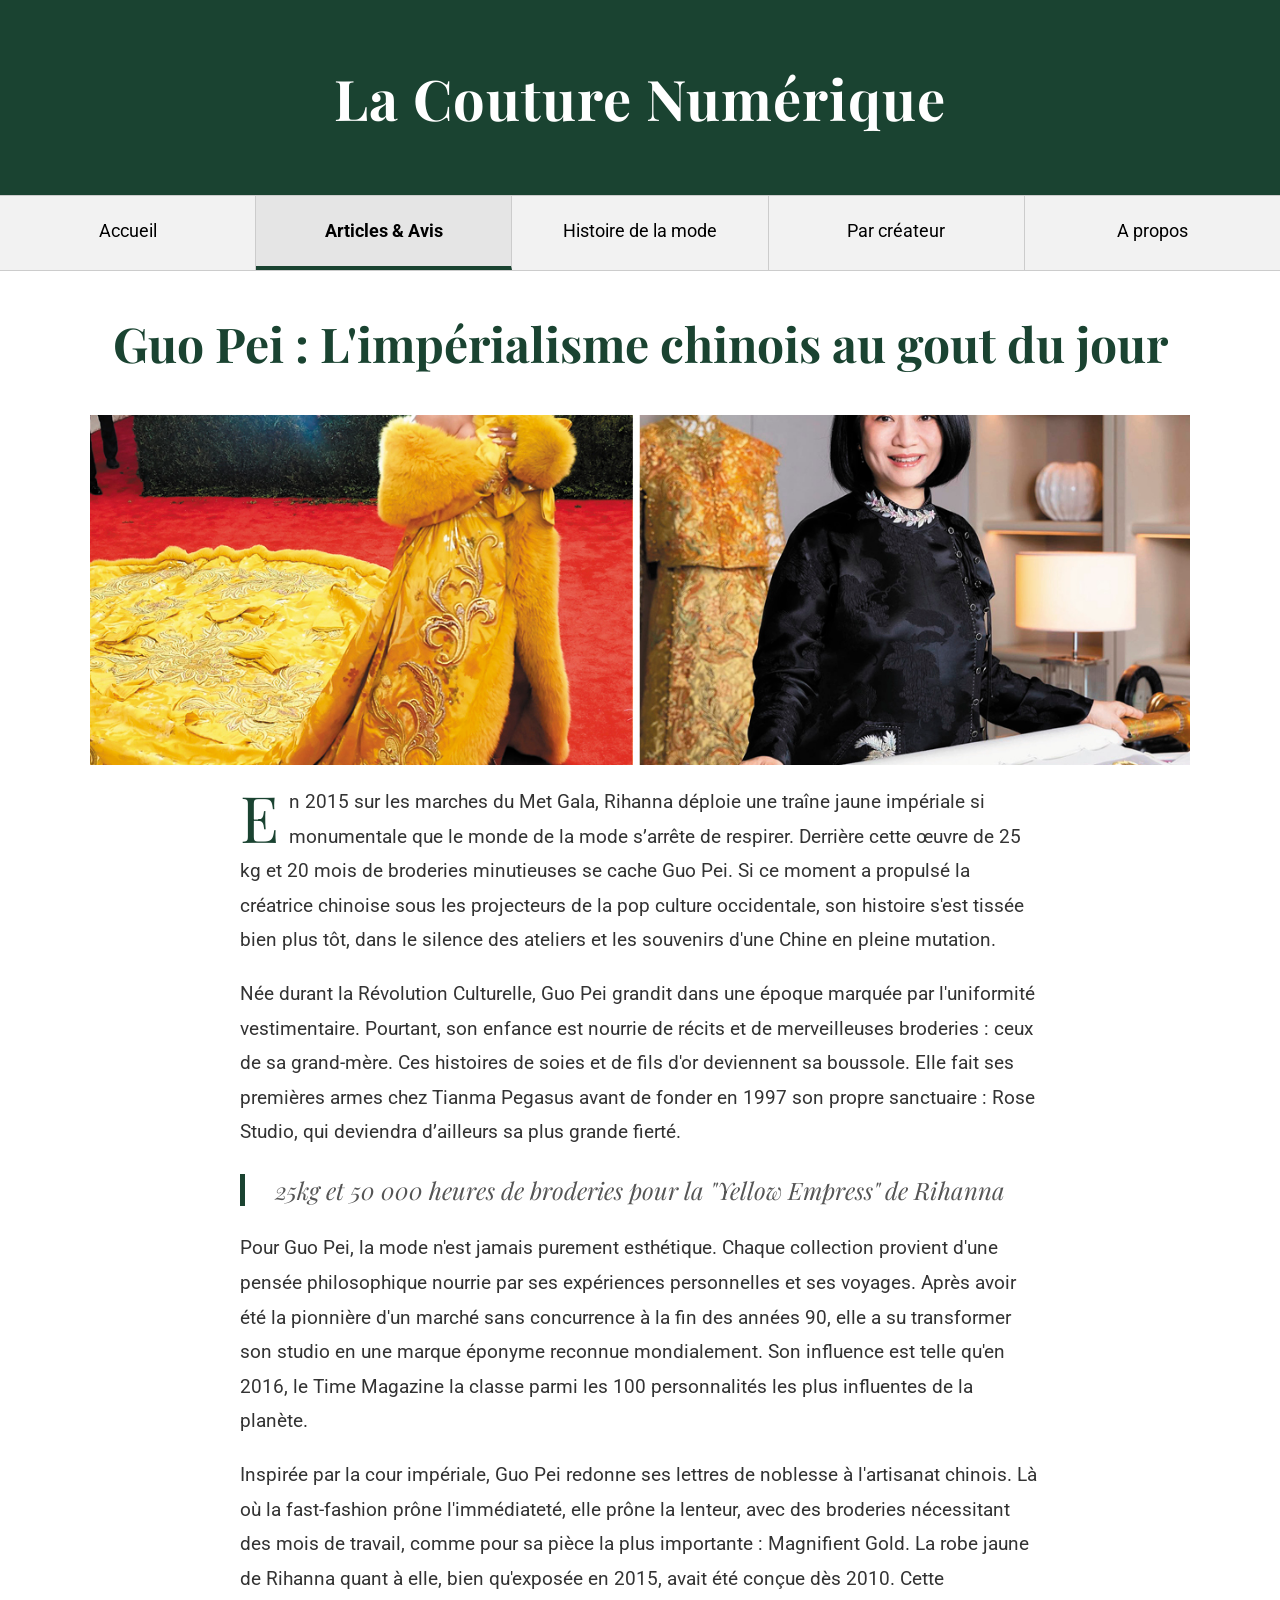
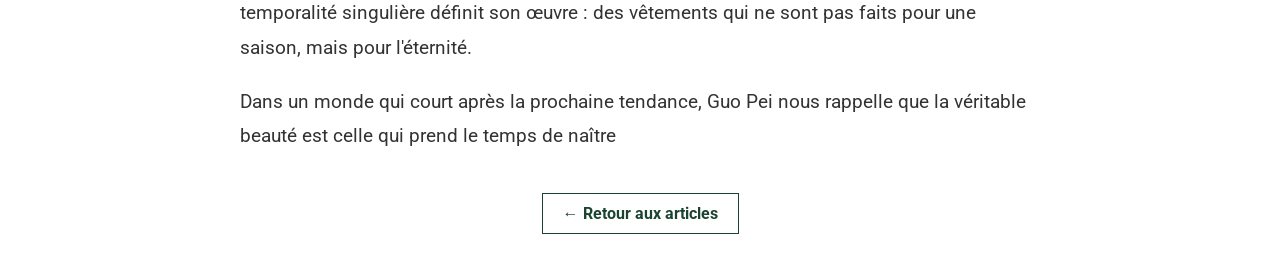
<file: createurs/guo-pei.html>
<!DOCTYPE html>
<html lang="fr">
<head>
    <meta charset="UTF-8">
    <title>Guo Pei - La Couture Numérique</title>
    <link rel="stylesheet" href="../css/style.css">
    <link href="https://fonts.googleapis.com/css2?family=Playfair+Display:wght@500;700&family=Roboto:wght@300&display=swap" rel="stylesheet">
</head>
<body>

<header>
    <h1>La Couture Numérique</h1>
</header>

<nav id="navbar">
    <a href="../index.html" class="nav-item">Accueil</a>

    <a href="html/articles.html" class="nav-item active">Articles & Avis</a>
    <a href="html/histoire.html" class="nav-item">Histoire de la mode</a>
    <a href="html/createurs.html" class="nav-item">Par créateur</a>
    <a href="html/a-propos.html" class="nav-item">A propos</a>
</nav>

<main id="main-content">
    <h2 class="article-full-title">Guo Pei : L'impérialisme chinois au gout du jour</h2>

    <div class="black-image-box">
        <img src="../images/Guo-Pei.jpg" alt="Guo Pei" style="width:100%; height:100%; object-fit:cover;">
    </div>

    <div class="article-text-content">
        <p class="dropcap">
            En 2015 sur les marches du Met Gala, Rihanna déploie
            une traîne jaune impériale si monumentale que le monde de la mode s’arrête de respirer. Derrière cette œuvre de 25 kg et 20 mois de broderies minutieuses se cache Guo Pei. Si ce moment a propulsé la créatrice chinoise sous les projecteurs de la pop culture occidentale, son histoire s'est tissée bien plus tôt, dans le
            silence des ateliers et les souvenirs d'une Chine en pleine mutation.
        </p>

        <p>
            Née durant la Révolution Culturelle, Guo Pei grandit dans une époque marquée par
            l'uniformité vestimentaire. Pourtant, son enfance est nourrie de récits et de merveilleuses broderies : ceux de sa grand-mère.
            Ces histoires de soies et de fils d'or deviennent sa boussole. Elle fait ses premières
            armes chez Tianma Pegasus avant de fonder en 1997 son propre sanctuaire : Rose
            Studio, qui deviendra d’ailleurs sa plus grande fierté.        </p>

        <block class="stylized-quote">
            25kg et 50 000 heures de broderies pour la "Yellow Empress" de Rihanna
        </block>
<!-- Pour une citation-->
        <p>
            Pour Guo Pei, la mode n'est jamais purement esthétique. Chaque collection provient d'une pensée philosophique nourrie par ses expériences personnelles
            et ses voyages. Après avoir été la pionnière d'un marché sans concurrence à la fin
            des années 90, elle a su transformer son studio en une marque éponyme reconnue
            mondialement. Son influence est telle qu'en 2016, le Time Magazine la classe parmi
            les 100 personnalités les plus influentes de la planète.
        </p>
        <p>Inspirée par la cour impériale, Guo Pei redonne ses lettres de noblesse à l'artisanat
            chinois. Là où la fast-fashion prône l'immédiateté, elle prône la lenteur, avec des broderies nécessitant des mois de travail, comme pour sa pièce la plus importante : Magnifient Gold. La robe jaune de Rihanna quant à elle, bien qu'exposée en 2015, avait été conçue dès 2010. Cette
            temporalité singulière définit son œuvre : des vêtements qui ne sont pas faits pour
            une saison, mais pour l'éternité.
        </p>
        <p>Dans un monde qui court après la prochaine tendance, Guo Pei nous rappelle que la véritable beauté est celle qui prend le temps de naître</p>
    </div>

    <div style="text-align: center; margin-top: 50px;">
        <a href="html/articles.html" class="back-link">← Retour aux articles</a>
    </div>
</main>

</body>
</html>
</file>
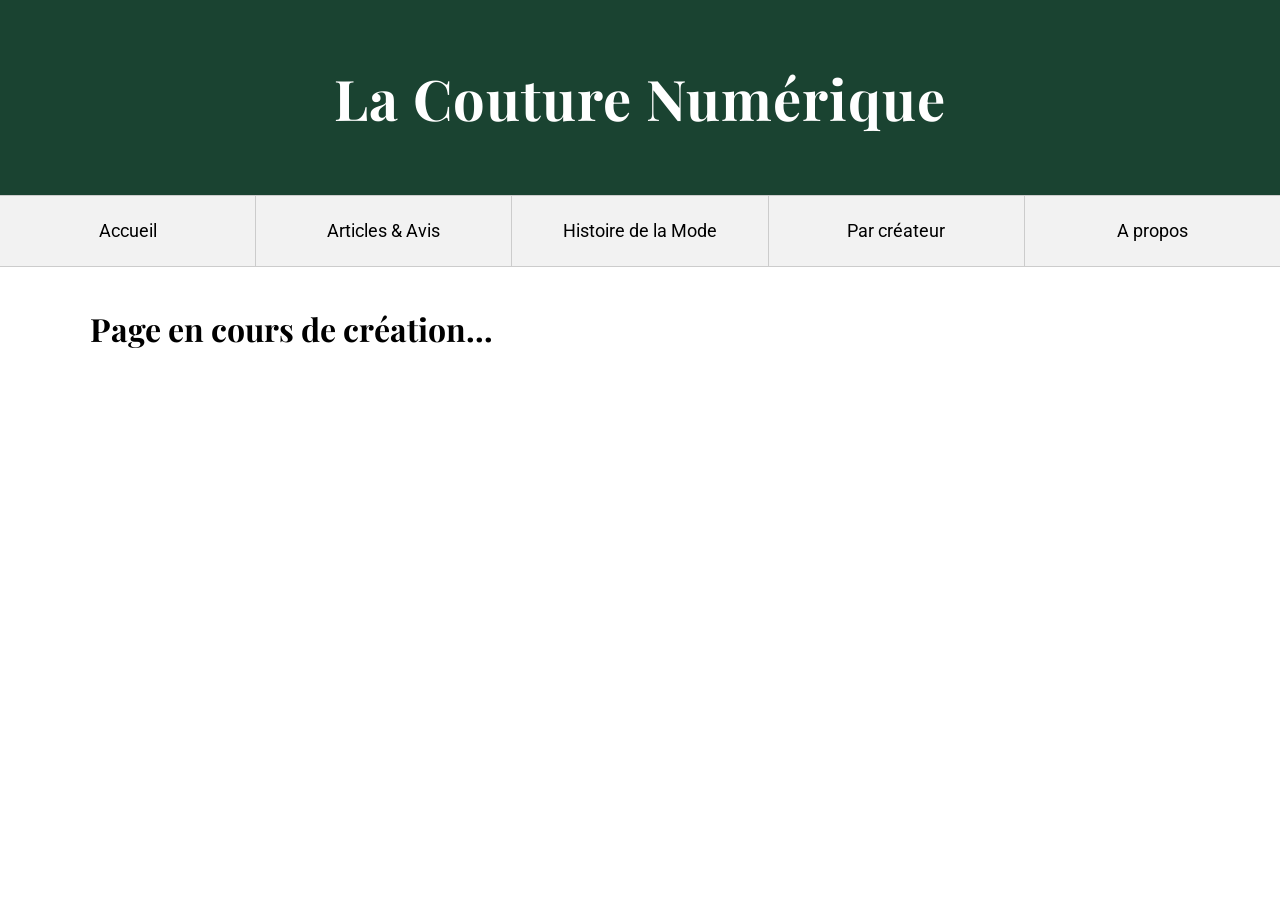
<file: html/a-propos.html>
<!DOCTYPE html>
<html lang="fr">
<head>
    <meta charset="UTF-8">
    <title>La Couture Numérique</title>
    <link rel="stylesheet" href="../css/style.css">
    <link href="https://fonts.googleapis.com/css2?family=Playfair+Display:wght@500;700&family=Roboto:wght@300&display=swap" rel="stylesheet">
</head>
<body>

<header>
    <h1>La Couture Numérique</h1>
</header>

<nav id="navbar">
    <a href="../index.html" class="nav-item">Accueil</a>
    <a href="articles.html" class="nav-item">Articles & Avis</a>

    <a href="histoire.html" class="nav-item">Histoire de la Mode</a>
    <a href="createurs.html" class="nav-item">Par créateur</a>
    <a href="a-propos.html" class="nav-item">A propos</a>
</nav>

<main id="main-content">
    <!-- C'est ici que tu mettras ton contenu spécifique plus tard -->
    <h2 class="title-section">Page en cours de création...</h2>
</main>

</body>
</html>
</file>
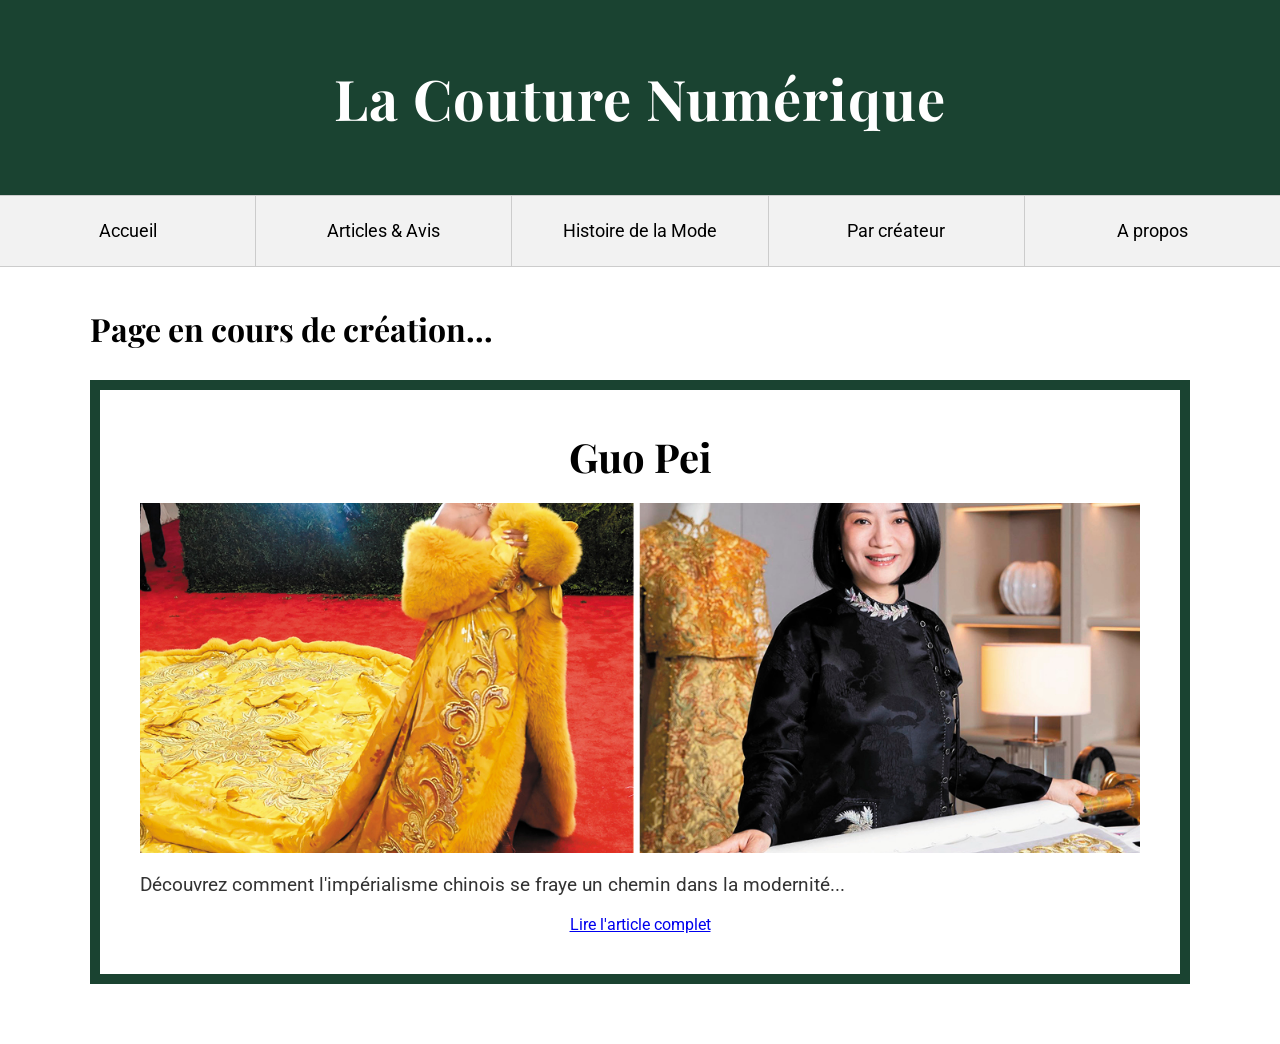
<file: html/articles.html>
<!DOCTYPE html>
<html lang="fr">
<head>
    <meta charset="UTF-8">
    <title>La Couture Numérique</title>
    <link rel="stylesheet" href="../css/style.css">
    <link href="https://fonts.googleapis.com/css2?family=Playfair+Display:wght@500;700&family=Roboto:wght@300&display=swap" rel="stylesheet">
</head>
<body>

<header>
    <h1>La Couture Numérique</h1>
</header>

<nav id="navbar">
    <a href="../index.html" class="nav-item">Accueil</a>
    <a href="articles.html" class="nav-item">Articles & Avis</a>
    <a href="histoire.html" class="nav-item">Histoire de la Mode</a>
    <a href="createurs.html" class="nav-item">Par créateur</a>
    <a href="a-propos.html" class="nav-item">A propos</a>
</nav>

<main id="main-content">
    <!-- C'est ici que tu mettras ton contenu spécifique plus tard -->
    <h2 class="title-section">Page en cours de création...</h2>
    <article class="article-box">
        <h3 class="article-title">Guo Pei</h3>
        <div class="black-image-box">
            <img src="../images/Guo-Pei.jpg" alt="Guo Pei" style="width:100%; height:100%; object-fit:cover;">
        </div>
        <p class="excerpt">
            Découvrez comment l'impérialisme chinois se fraye un chemin dans la modernité...
        </p>
        <a href="../createurs/guo-pei.html" class="read-more-btn">Lire l'article complet</a>
    </article>
</main>

</body>
</html>
</file>
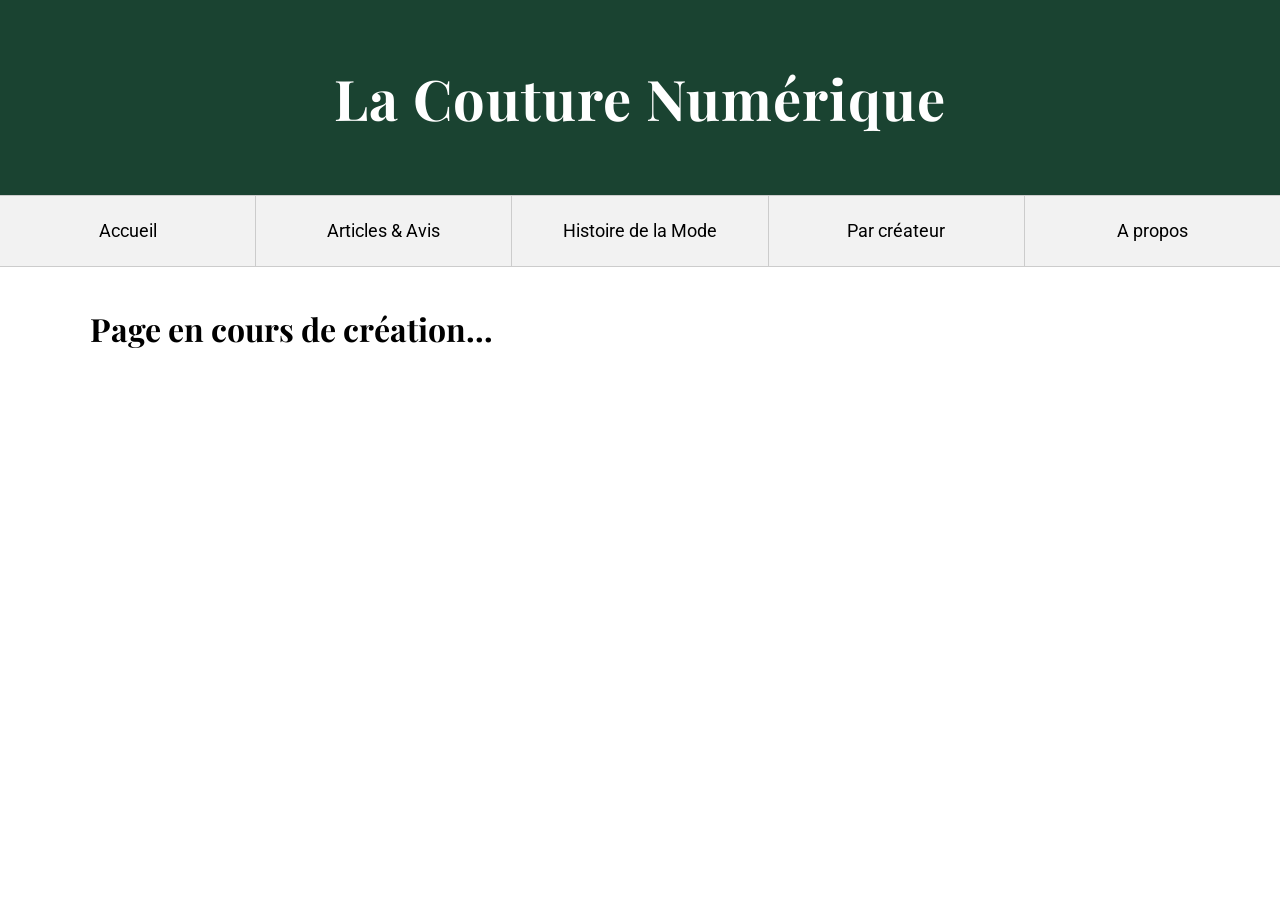
<file: html/createurs.html>
<!DOCTYPE html>
<html lang="fr">
<head>
    <meta charset="UTF-8">
    <title>La Couture Numérique</title>
    <link rel="stylesheet" href="../css/style.css">
    <link href="https://fonts.googleapis.com/css2?family=Playfair+Display:wght@500;700&family=Roboto:wght@300&display=swap" rel="stylesheet">
</head>
<body>

<header>
    <h1>La Couture Numérique</h1>
</header>

<nav id="navbar">
    <a href="../index.html" class="nav-item">Accueil</a>
    <a href="articles.html" class="nav-item">Articles & Avis</a>
    <a href="histoire.html" class="nav-item">Histoire de la Mode</a>
    <a href="createurs.html" class="nav-item">Par créateur</a>
    <a href="a-propos.html" class="nav-item">A propos</a>
</nav>

<main id="main-content">
    <!-- C'est ici que tu mettras ton contenu spécifique plus tard -->
    <h2 class="title-section">Page en cours de création...</h2>
</main>

</body>
</html>
</file>
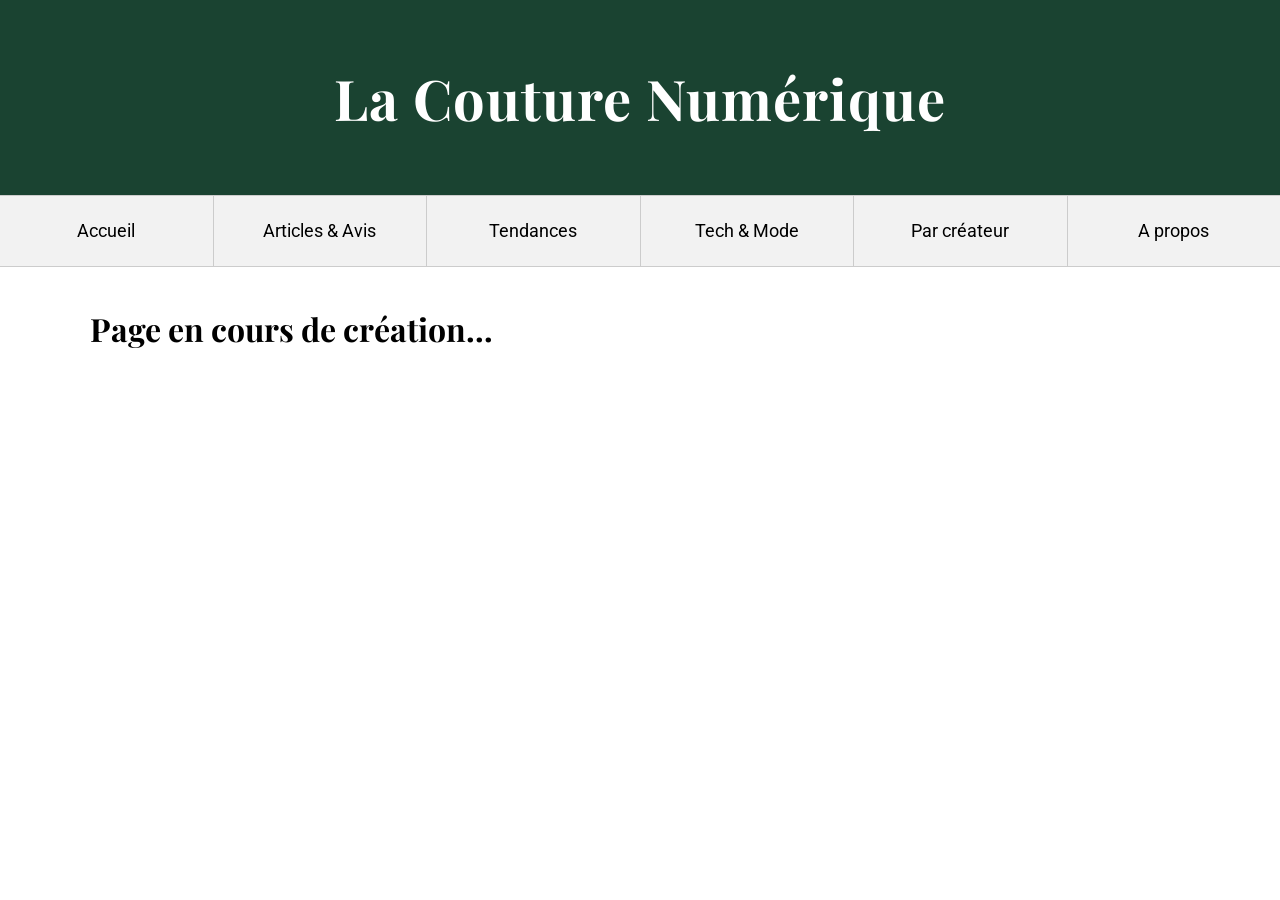
<file: html/tech-mode.html>
<!DOCTYPE html>
<html lang="fr">
<head>
    <meta charset="UTF-8">
    <title>La Couture Numérique</title>
    <link rel="stylesheet" href="../css/style.css">
    <link href="https://fonts.googleapis.com/css2?family=Playfair+Display:wght@500;700&family=Roboto:wght@300&display=swap" rel="stylesheet">
</head>
<body>

<header>
    <h1>La Couture Numérique</h1>
</header>

<nav id="navbar">
    <a href="../index.html" class="nav-item">Accueil</a>
    <a href="articles.html" class="nav-item">Articles & Avis</a>
    <a href="tendances.html" class="nav-item">Tendances</a>
    <a href="tech-mode.html" class="nav-item">Tech & Mode</a>
    <a href="createurs.html" class="nav-item">Par créateur</a>
    <a href="a-propos.html" class="nav-item">A propos</a>
</nav>

<main id="main-content">
    <!-- C'est ici que tu mettras ton contenu spécifique plus tard -->
    <h2 class="title-section">Page en cours de création...</h2>
</main>

</body>
</html>
</file>
<file: css/style.css>
/* 1. Reset et Fondamentaux */
body {
    margin: 0;
    padding: 0;
    font-family: 'Roboto', sans-serif;
    background-color: white;
}

/* 2. Header (Le bandeau vert) */
header {
    background-color: #1a4331; /* Le vert forêt de ton image */
    padding: 60px 0;
    text-align: center;
}

header h1 {
    color: white;
    font-family: 'Playfair Display', serif;
    font-size: 3.5rem;
    margin: 0;
    letter-spacing: 1px;
}

/* 3. Barre de Navigation (Le conteneur gris) */
#navbar {
    display: flex;          /* Aligne les onglets sur une seule ligne */
    width: 100%;            /* Prend 100% de la largeur de l'écran */
    background-color: #f2f2f2;
    border-top: 1px solid #ccc;
    border-bottom: 1px solid #ccc;
}

/* 4. Les Onglets / Liens du menu */
.nav-item {
    flex: 1;                /* Force chaque onglet à avoir la même largeur exacte */
    text-align: center;     /* Centre le texte dans l'onglet */
    padding: 25px 0;        /* Hauteur de l'onglet */
    text-decoration: none;  /* Enlève le soulignement bleu des liens */
    color: black;           /* Texte en noir */
    font-size: 1.1rem;
    display: block;         /* Rend toute la zone grise cliquable */

    /* Les lignes de séparation entre les onglets */
    border-right: 1px solid #ccc;
    transition: background 0.3s;
}

/* Enlever la dernière ligne à droite pour que ce soit propre */
.nav-item:last-child {
    border-right: none;
}

/* Effet au passage de la souris */
.nav-item:hover {
    background-color: #e5e5e5;
}

/* Style pour l'onglet "Actif" (la page où tu es) */
.nav-item.active {
    background-color: #e5e5e5;
    font-weight: bold;
    /* Optionnel : petite barre verte en bas pour marquer l'onglet */
    border-bottom: 4px solid #1a4331;
}

/* 5. Zone de contenu principal */
main {
    max-width: 1100px;
    margin: 40px auto;
    padding: 0 50px;
}

.title-section {
    font-family: 'Playfair Display', serif;
    font-size: 2rem;
    font-weight: bold;
    margin-bottom: 30px;
}

/* 6. Les Articles (Cartes avec bordures vertes) */
.article-box {
    border: 10px solid #1a4331; /* Bordure épaisse verte comme sur l'image */
    padding: 40px;
    margin-bottom: 60px;
    text-align: center;
}

.article-title {
    font-family: 'Playfair Display', serif;
    font-size: 2.5rem;
    margin-top: 0;
    margin-bottom: 20px;
}

.black-image-box {
    background-color: black;
    color: white;
    height: 350px;
    display: flex;
    align-items: center;
    justify-content: center;
    font-size: 2rem;
    margin-bottom: 20px;
}

.excerpt {
    text-align: left;
    font-size: 1.2rem;
    color: #333;
}

/* --- Styles spécifiques pour les articles complets --- */

.article-full-title {
    font-family: 'Playfair Display', serif;
    font-size: 3rem;
    text-align: center;
    margin-bottom: 40px;
    color: #1a4331;
}

.article-text-content {
    line-height: 1.8; /* Plus d'espace entre les lignes pour le confort de lecture */
    font-size: 1.2rem;
    color: #333;
    max-width: 800px; /* On réduit la largeur du texte pour que ce soit plus beau */
    margin: 0 auto;
}

/* Lettrine (la première lettre plus grosse) */
.dropcap::first-letter {
    font-family: 'Playfair Display', serif;
    font-size: 4rem;
    float: left;
    margin-right: 10px;
    line-height: 1;
    color: #1a4331;
}

/* Citation stylisée */
.stylized-quote {
    font-family: 'Playfair Display', serif;
    font-size: 1.5rem;
    font-style: italic;
    border-left: 5px solid #1a4331;
    padding-left: 30px;
    margin: 40px 0;
    color: #555;
}

/* Bouton retour */
.back-link {
    text-decoration: none;
    color: #1a4331;
    font-weight: bold;
    border: 1px solid #1a4331;
    padding: 10px 20px;
    transition: 0.3s;
}

.back-link:hover {
    background-color: #1a4331;
    color: white;
}
</file>
